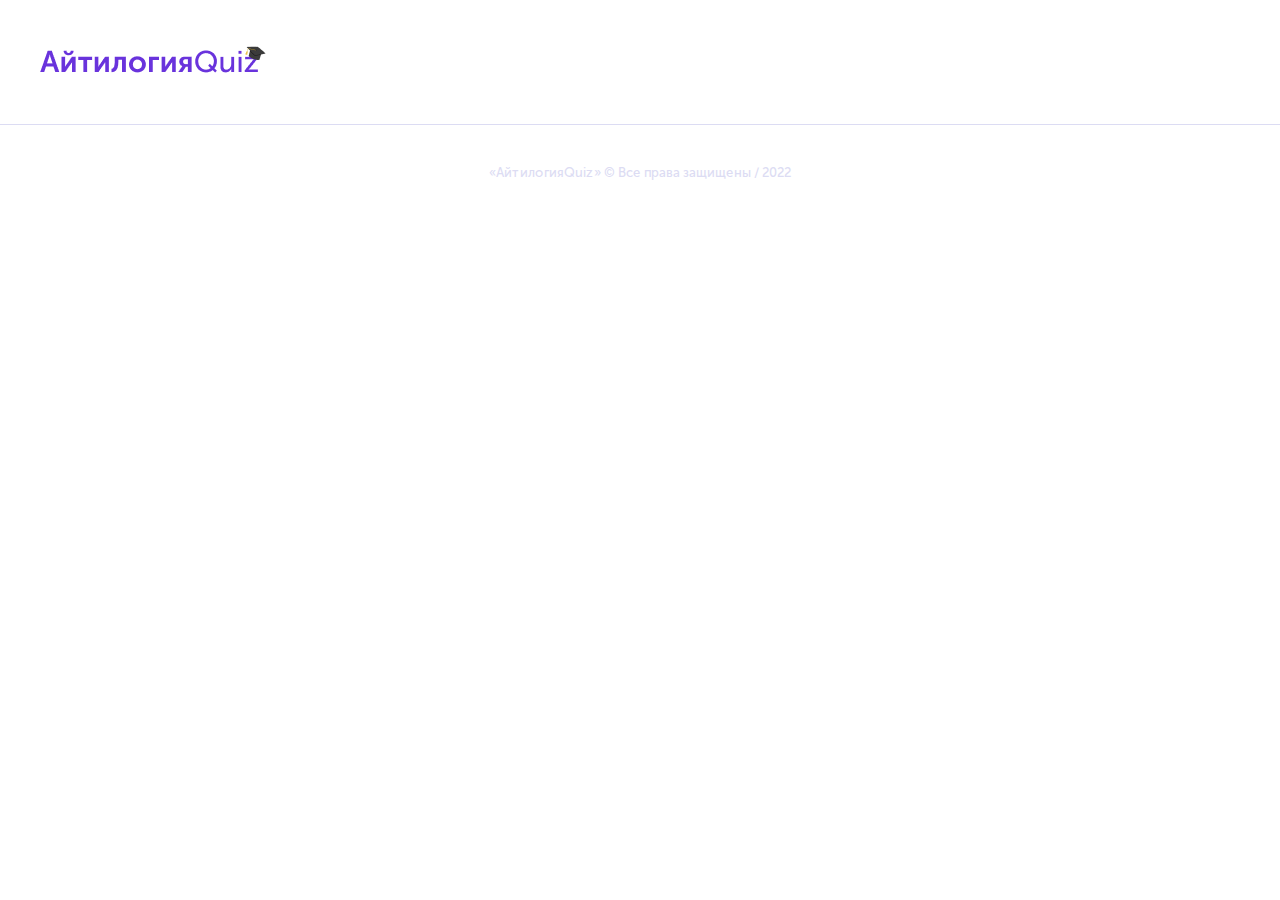
<file: index.html>
<!DOCTYPE html>
<html lang="en">
<head>
    <meta charset="UTF-8">
    <meta http-equiv="X-UA-Compatible" content="IE=edge">
    <meta name="viewport" content="width=device-width, initial-scale=1.0">
    <link rel="stylesheet" href="style/common.css">
    <link rel="stylesheet" href="style/index.css">
    <title>Quiz</title>
</head>
<body>
    
    <header class="header">
        <div class="container">
            <div class="logo"><img src="static/img/Logo.png" alt="logo"></div>
        </div>
    </header>

<div id="content"></div>

    <footer class="footer">«АйтилогияQuiz» © Все права защищены / 2022</footer>

</body>
</html>
</file>
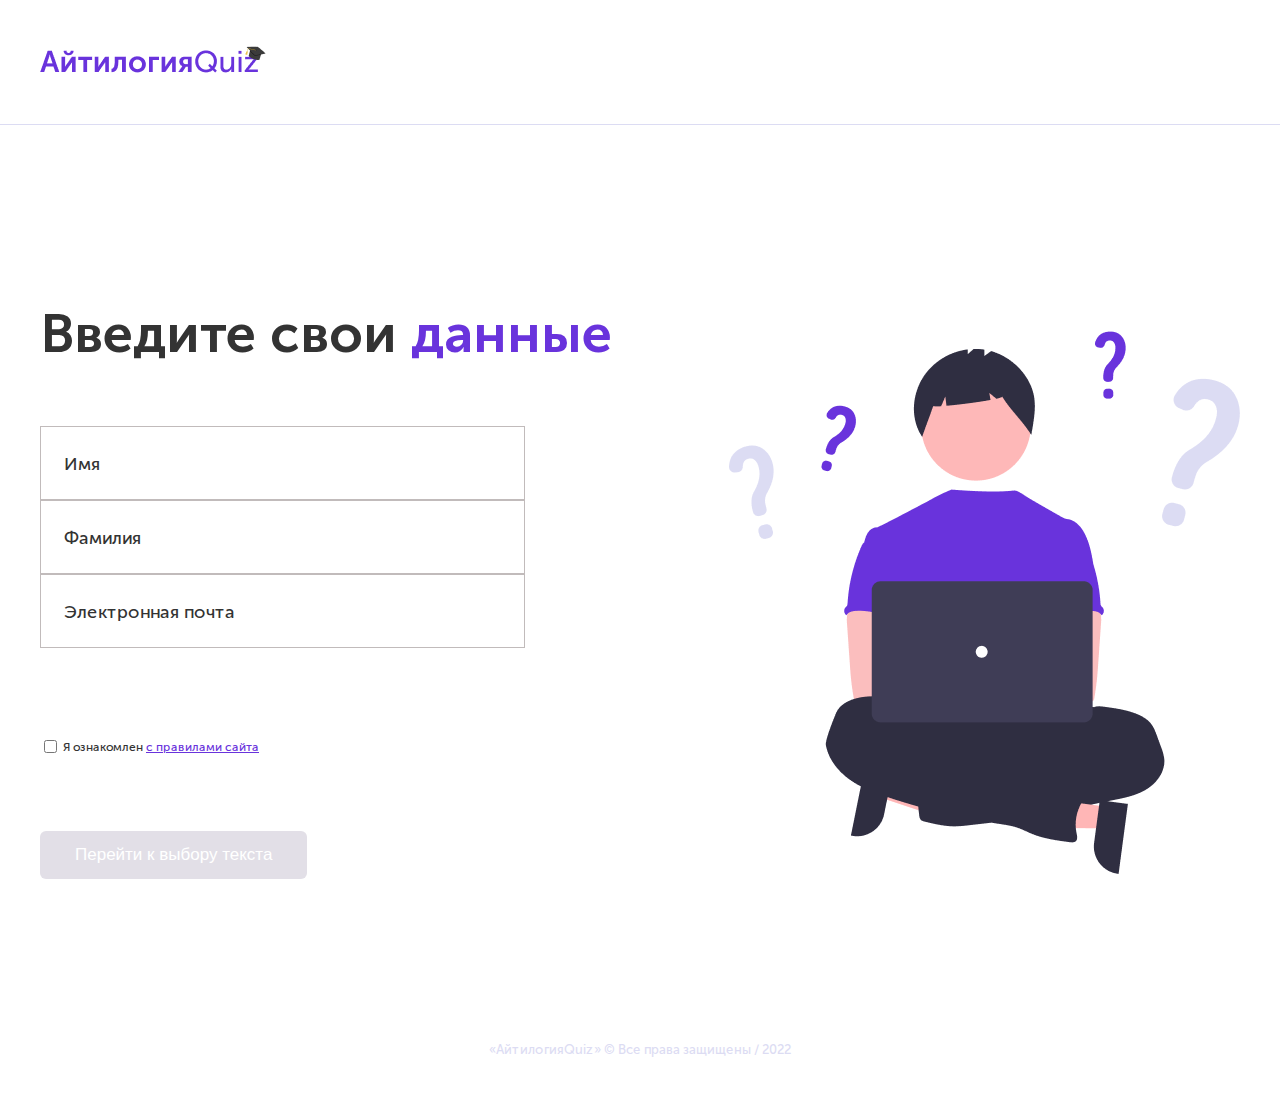
<file: form.html>
<!DOCTYPE html>
<html lang="en">
<head>
    <meta charset="UTF-8">
    <meta http-equiv="X-UA-Compatible" content="IE=edge">
    <meta name="viewport" content="width=device-width, initial-scale=1.0">
    <link rel="stylesheet" href="style/common.css">
    <link rel="stylesheet" href="style/form.css">
    <title>Quiz</title>
</head>
<body>
    
    <header class="header">
        <div class="container">
            <div class="logo">
                <img src="img/Logo.png" alt="logo">
            </div>
        </div>
    </header>

    <section class="form">
        <div class="container">
            <div class="form-content">
                <h1 class="big-title form-title">Введите свои <span>данные</span></h1>
                <div class="form-detalis">
                    <div class="form-group">
                        <input type="text" class="form-input" id="name" required>
                        <label for="name" class="form-label">Имя</label>
                    </div>
                    <div class="form-group">
                        <input type="text" class="form-input" id="last-name" required>
                        <label for="last-name" class="form-label">Фамилия</label>
                    </div>
                    <div class="form-group">
                        <input type="text" class="form-input" id="email" required>
                        <label for="email" class="form-label">Электронная почта</label>
                    </div>
                    <div class="form-agree">
                        <input type="checkbox" id="agree" required>
                        <label for="agree">
                            Я ознакомлен <a href="#">с правилами сайта</a>
                        </label>
                    </div>
                </div>
                <div class="form-button">
                    <button class="button" id="process" disabled>Перейти к выбору текста</button>
                </div>
            </div>
            <div class="form-img">
                <img src="img/form/form.png" alt="person">
            </div>
        </div>
    </section>
    

    <footer class="footer">«АйтилогияQuiz» © Все права защищены / 2022</footer>

    <script src="script/form.js"></script>
</body>
</html>
</file>
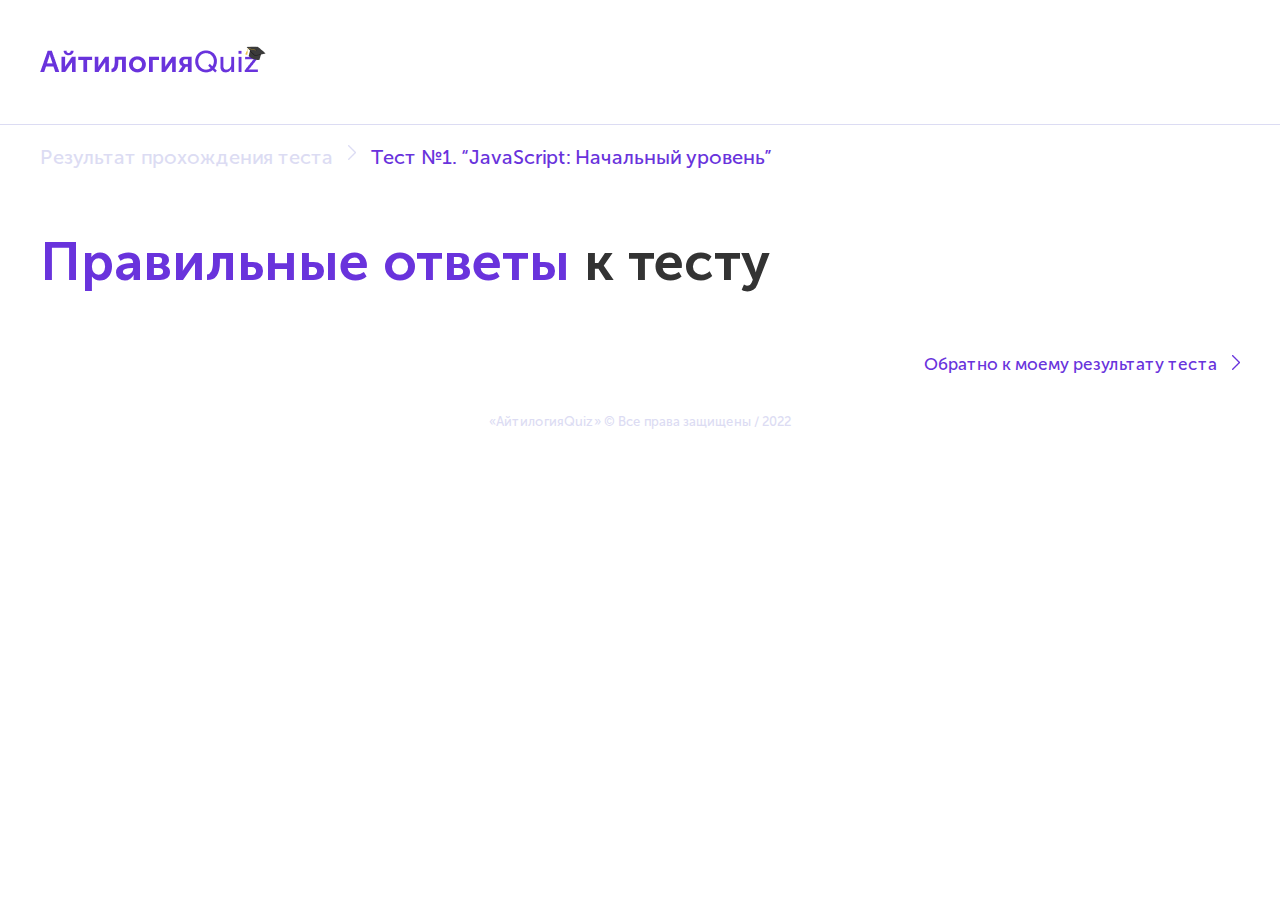
<file: get-result.html>
<!DOCTYPE html>
<html lang="en">
<head>
    <meta charset="UTF-8">
    <meta name="viewport" content="width=device-width, initial-scale=1.0">
    <link rel="stylesheet" href="style/common.css">
    <link rel="stylesheet" href="style/get-result.css">
    <title>Document</title>
</head>
<body>

    <header class="header">
        <div class="container">
            <div class="logo"><img src="img/Logo.png" alt="logo"></div>
        </div>
    </header>

    <section class="main">
        <div class="container">
            <div class="main-menu menu">
            <div class="menu-first">Результат прохождения теста</div>
            <div class="menu-img">
                <img src="img/get-result/arrow.png" alt="arrow">
            </div>
            <div class="menu-second" id="title-test">Тест №1. “JavaScript: Начальный уровень”</div>
            </div>

            <div class="big-title common-title"><span>Правильные ответы</span> к тесту</div>
            <div class="test-question" id="test-question">
               
            </div>
        </div>
    </section>

    <div class="container">
    <div class="back" id="back">
            <div class="back-title">Обратно к моему результату теста</div>
            <div class="back-img">
                <img src="img/get-result/arrow-back.png" alt="arrow-back">
            </div>
     </div>
    </div>

    <footer class="footer">«АйтилогияQuiz» © Все права защищены / 2022</footer>

    <script src="script/common.js"></script>

    <script src="script/get-result.js"></script>
</body>
</html>
</file>
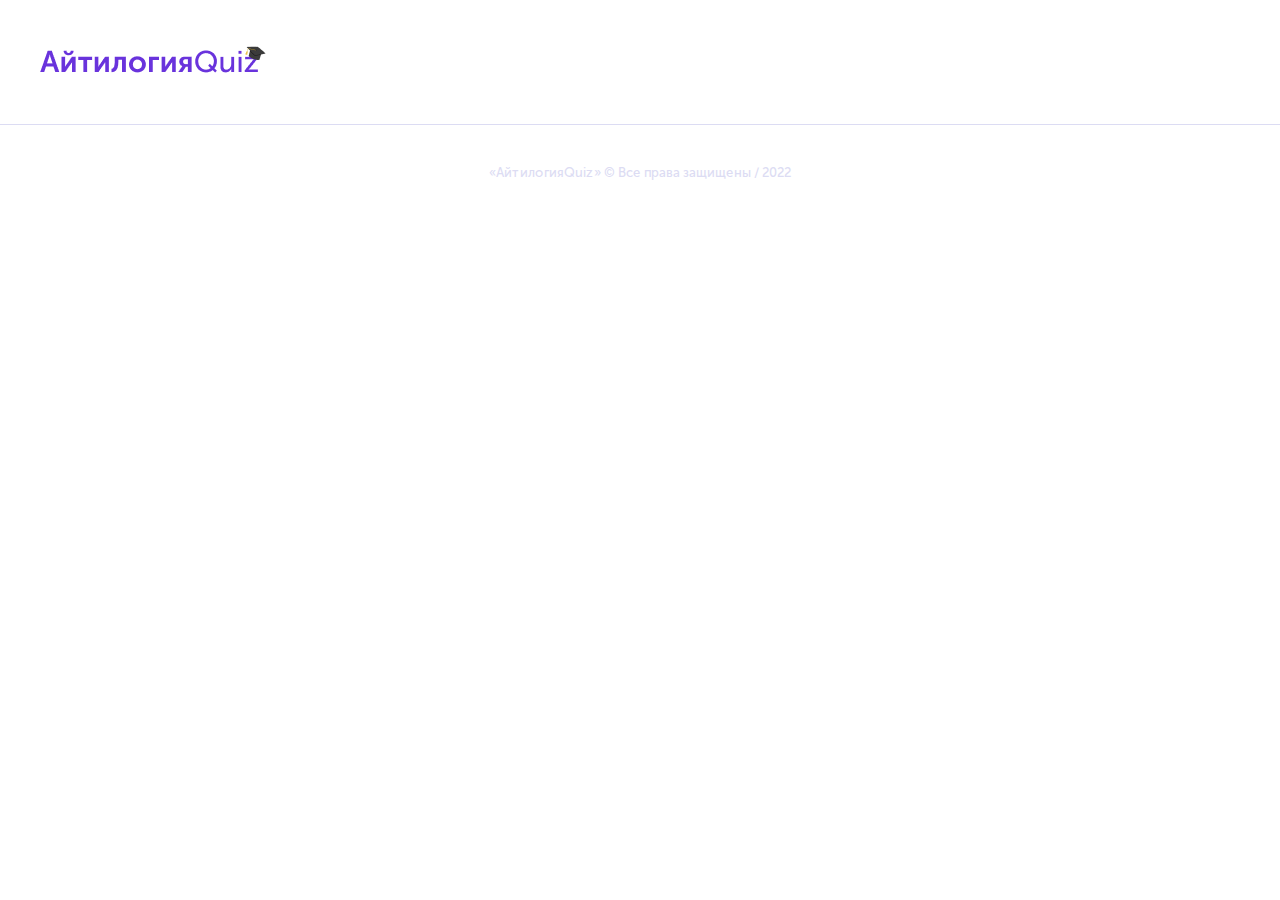
<file: test.html>
<!DOCTYPE html>
<html lang="en">
<head>
    <meta charset="UTF-8">
    <meta http-equiv="X-UA-Compatible" content="IE=edge">
    <meta name="viewport" content="width=device-width, initial-scale=1.0">
    <link rel="stylesheet" href="style/common.css">
    <link rel="stylesheet" href="style/test.css">
    <title>Quiz</title>
</head>
<body>
    
    <header class="header">
        <div class="container">
            <div class="logo"><img src="img/Logo.png" alt="logo"></div>
        </div>
    </header>

    <section class="test">
        <div class="container">
            <div class="test-pre-title" id="pre-title">Тест №1. “JavaScript: Начальный уровень”</div>
            <div class="test-progress-bar" id="progress-bar">
               
            </div>

            <div class="test-question">
                <div class="test-question-title" id="title">

                </div>
                <div class="test-question-options" id="options">
                    
                </div>
            </div>

            <div class="test-actions">
                <div class="test-previous-action">
                    <button class="button button-transparent" id="prev" disabled>Назад</button>
                </div>
                <div class="test-time">
                    <div class="test-time-text" >Осталось времени:</div>
                    <div class="test-time-clock" id="timer">59</div>
                </div>
                <div class="test-next-action">
                    <button class="button button-transparent" id="next" disabled>Дальше</button>
                </div>
            </div>
            <div class="pass-question"> 
                <a href="javascript:void(0)" id="pass">Пропустить вопрос <img src="img/test/min-arrow.png" alt="min-arrow"></a>
            </div>
        </div>
    </section>

    <footer class="footer">«АйтилогияQuiz» © Все права защищены / 2022</footer>

    <script src="script/common.js"></script>
    <script src="script/test.js"></script>
</body>
</html>
</file>
<file: style/common.css>
@font-face {
    font-family: 'MuseoSansCyrl';
    src: url(../fonts/ofont.ru_Museo\ Sans\ Cyrl\ 500.ttf);
}

@font-face {
    font-family: 'MuseoSansCyrlBold';
    src: url(../fonts/ofont.ru_Museo\ Sans\ Cyrl\ 700.ttf);
}
a{
    color: #6933DC;
}

body{
    color: #333333;
    margin: 0px;
    font-family: 'MuseoSansCyrl', sans-serif;
}


.header {
    padding: 42px 0px 40px;
    border-bottom: 1px solid #DCDCF3;
}
.container {
    max-width: 1200px;
    margin: 0 auto;
}
.footer {
    text-align: center;
    padding: 40px 0;
    font-size: 13px;
    line-height: 16px;
      color: #DCDCF3;
  }

  .button {
    padding: 14px 35px;
    background-color: rgba(105, 51, 220, 1);
    border-radius: 6px;
    font-size: 17px;
    line-height: 20px;
    color: #FFFFFF;
    border: 0;
    cursor: pointer;
    text-decoration: none;
}
a.button{
    display: inline-block;
} 
.button:hover{
    background-color: rgb(83, 40, 173);

}
.button-transparent {
    background: transparent;
    color: #6933DC;
    border: 1px solid #6933DC;
}
.button-transparent:hover {
    background: #6933DC;
    color: #FFFFFF;
}
.button-transparent:disabled{
    background: transparent;
    color: #e2dfe7;
    border: 1px solid #e2dfe7;
    cursor: no-drop;
}
.common-title {
    font-family: 'MuseoSansCyrlBold', sans-serif;
    font-size: 48px;
    line-height: 58px;
    color: #333333;
}
.common-title span{
    color: #6933DC;
}
.big-title{
    font-family: 'MuseoSansCyrlBold', sans-serif;
    font-size: 54px;
    line-height: 65px;
}
.big-title span{
    color: rgba(105, 51, 220, 1);
}

.test-question {
}
.test-question-title {
    font-size: 36px;
    line-height: 43px;
    font-family: 'MuseoSansCyrlBold', sans-serif;
}
.test-question-title  span{
    color: #6933DC;
}
.test-question-options {
    margin-top: 58px;
    min-height: 344px;
}
.test-question-option {
    font-size: 20px;
    line-height: 24px;
    margin-bottom: 20px;
    display: flex;
}
.test-question-option label{
    cursor: pointer;
}
.test-actions {
    display: flex;
    align-items: center;
    justify-content: space-between ;
}
</file>
<file: style/index.css>
.logo {
}
.main {
    padding-top: 190px;
    padding-bottom: 231px;
}
.main .container{
    display: flex;
    align-items: center;
    justify-content: space-between;
}
.main-content {
    min-width: 588px;
}

.main-description {
    margin-top: 40px;
    font-family: 'MuseoSansCyrl', sans-serif;
    font-size: 20px;
    max-width: 486px;
    line-height: 24px;
    
}
.main-button {
    margin-top: 60px;
}

.main-img {
}
</file>
<file: style/form.css>
.form {
    padding-top: 140px;
    padding-bottom: 123px;
}
.form .container {
    display: flex;
    align-items: flex-end;
    justify-content: space-between;
}
.form-content {
    max-width: 600px;
}
.form-detalis {
    margin-top: 60px;
    max-width: 485px;

}
.form-group {
    background-color: #FFFFFF;
    border: 1px solid #C1BBBB;
    padding: 12px 23px 13px 23px ;
    width: 485px;
    height: 74px;
    box-sizing: border-box;
    position: relative;
    transition: .2s ease all ;
}
.form-group:focus-within{
border-left: 5px solid #6933DC;
}
.form-input {
    border: 0;
    outline: 0;
    width: 100%;
    height: 100%;
    padding: 0;
    font-size: 18px;
    line-height: 22px;
    color: #6933DC;
    font-family: 'MuseoSansCyrlBold', sans-serif ;
}
.form-label {
    font-size: 18px;
    line-height: 22px;
    color: #333333;
    position: absolute;
    left: 23px;
    top: 26px;
    transition: .2s ease all;
}
.form-input:focus ~ .form-label, /*valid-это значит если input не пустой*/
.form-input:not(:focus):valid ~ .form-label{
    top: 12px;
}
.form-agree {
    margin-top: 15px;
    font-size: 12px;
    line-height: 14;
    color: #333333;
}
.form-agree input{
    top: 2px;
    position: relative;
}
.form-agree input,
.form-agree label{
    cursor: pointer;
}
.form-input:valid,
.form-input:focus{
    margin-top: 27px;
    height: auto;
}
.form-button {
    
}
.button:disabled {
    background-color: #e2dfe7;
    cursor: not-allowed;
}
</file>
<file: style/get-result.css>
.main-menu {
}
.menu {
    padding-top: 20px;
    padding-bottom: 60px;
    display: flex;
}
.menu-first {
    font-family: "MuseoSansCyrl",sans-serif;
    font-size: 20px;
    line-height: 24px;
    color: #DCDCF3;
    margin-right: 15px;
}
.menu-img {
    margin-right: 15px;

}
.menu-second {
    font-family: "MuseoSansCyrl",sans-serif;
    font-size: 20px;
    line-height: 24px;
    color: #6933DC;
}

.big-title{
    font-size: 54px;
    padding-bottom: 60px;
}
.big-question{
    font-size: 36px;
    margin-bottom: 40px;
}

.question-input{
    appearance: none;
    -webkit-appearance: none;
    width: 20px;
    height: 20px;
    border: 3px solid #6933DC;
    border-radius: 50%;
    margin: 0 13px 0  0;
    transform: translateY(2px);

    display: grid;
    place-content: center;
}

.back {
    display: flex;
    justify-content: end;
    align-items: center;
    cursor: pointer;
}
.back-title {
    margin-right: 15px;
    font-family: 'MuseoSansCyrl',sans-serif;
font-size: 17px;
line-height: 20px;
color: #6933DC;

}
.back-img {
}
</file>
<file: style/test.css>
.test {
    padding-top: 20px;
    padding-bottom: 50px;
}
.container {
}
.test-pre-title {
    font-size: 20px;
    line-height: 24px;
    color: #DCDCF3;
}
.test-progress-bar {
    margin-top: 60px;
    margin-bottom: 80px;
    display: flex;
}
.test-previous-action {
}
.button {
}

.test-time {
    display: flex;
    align-items: center;

}
.test-time-text {
 font-size: 17px;
 line-height: 20px;
 color: #6933DC;
 margin-right: 15px;
}
.test-time-clock {
    background-image: url('../img/test/clock.png');
    background-size: cover;
    background-position: center;
    width: 27px;
    height: 29px;
    font-size: 10px;
    text-align: center;
    line-height: 28px;
}
.test-next-action {
}
.pass-question {
    display: flex;
    justify-content: flex-end;
    margin-top: 10px;

}
.pass-question a{
    font-size: 17px;
    line-height: 20px;
    color: #6933DC;
    text-decoration: none;
    display: flex;
    align-items: center;
}
.pass-question a img{
    margin-left: 13px;
}

.test-progress-bar {
}
.test-progress-bar-item {
display: flex;
flex-direction: column;
align-items: center;
position: relative;
}
.test-progress-bar-item:not(:first-child){
margin-left: 130px;
}
.test-progress-bar-item:not(:last-child)::before{
    content: '';
    z-index: -1;
    position: absolute;
    width: 184px;
    background: #DCDCF3;
    height: 6px;
    left: 28px;
    top: 10px;
}
.test-progress-bar-item.complete:not(:last-child)::before{
background: #6933DC;
}
.test-progress-bar-item-circle {
    width: 26px;
    height: 26px;
    background: #DCDCF3;
    border-radius: 50%;
}
.test-progress-bar-item-text {
    font-size: 13px;
    line-height: 16px;
    margin-top: 10px;
}
.test-progress-bar-item.complete .test-progress-bar-item-circle,
.test-progress-bar-item.actives .test-progress-bar-item-circle{
    background: #6933DC;
}

.test-progress-bar-item.actives::after {
content: '';
border-radius: 50%;
position: absolute;
z-index: 100;
width: 14px;
height: 14px;
background: #DCDCF3;
top: 6px;
}

input[type='radio']{
    appearance: none;
    -webkit-appearance: none;
    width: 20px;
    height: 20px;
    border: 3px solid #6933DC;
    border-radius: 50%;
    margin: 0 13px 0  0;
    transform: translateY(2px);

    display: grid;
    place-content: center;
}
input[type='radio']::before{
    content: '';
    width: 10px;
    height: 10px;
    border-radius: 50%;
    box-shadow: inset 10px 10px #6933DC;
    transition: .2s ease transform;
    transform: scale(0);
}
input[type='radio']:checked:before{
    transform: scale(1);
}
</file>
